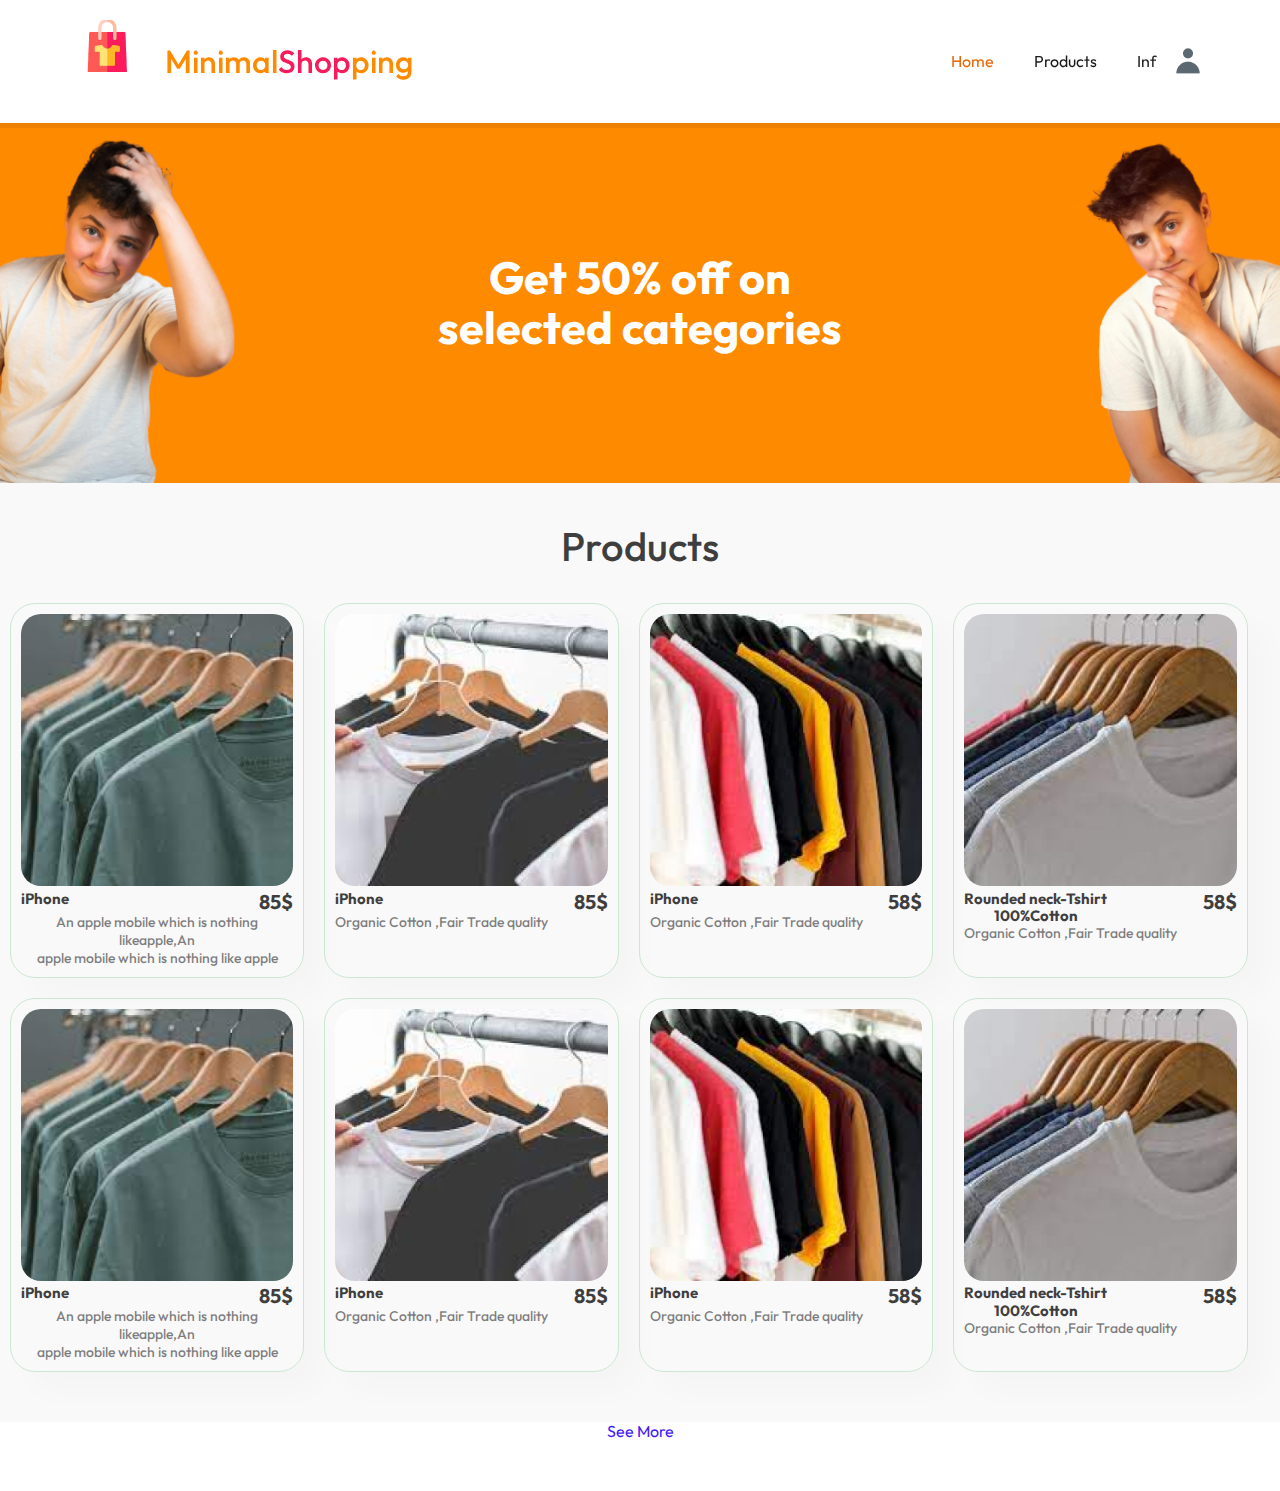
<file: index.html>
<!DOCTYPE html>
<html lang="en">
<head>
    <meta charset="UTF-8">
    <meta http-equiv="X-UA-Compatible" content="IE=edge">
    <meta name="viewport" content="width=device-width, initial-scale=1.0">
    <title> E-commerce platform </title>
    <link rel="stylesheet" href="css/shop.css">
    <link rel="stylesheet" href="css/normalise.css">
    <link rel="preconnect" href="https://fonts.googleapis.com">
<link rel="preconnect" href="https://fonts.gstatic.com" crossorigin>
<link href="https://fonts.googleapis.com/css2?family=Outfit:wght@100;200;400;500&display=swap" rel="stylesheet">
</head>
<body>
    <section id="header">
        <div class ="logo">
            <a href="#"><img src="photos/header/logo.png" class="logo" alt=""></a>
            <h1>Minimal<span>Shop</span>ping</h1>
        </div>
        
        <div class="head">
    
                <li><a class="active" href="index.html">Home</a></li>
                <li><a  href="products.html">Products</a></li>
                <li><a  href="inf.html">Inf</a></li>
               <img src="photos/header/Vector.png" alt="">
       </div>
            
    </section>
    <section id="home">
        <img src="photos/start/image 2.png" alt="">
        <div class="title">
            <h2>Get 50% off on<br>selected categories  </h2>
        </div>
        <img src="photos/start/image 1.png" alt="">
    </section>
    <section id="product" >
        <h3>Products</h3>
        <div class="pro-container">
            <div class="container"onclick="window.location.href='saproduct.html' ;">
                <img src="photos/products/Rectangle 4.jpg" alt="">
                <div class="datile">
                    <h4>iPhone</h4>
                    <h4><span>85$</span></h4>
                </div>
                <p>An apple mobile which is nothing likeapple,An<br>apple mobile which is nothing like apple</p>
            </div>
            <div class="container"onclick="window.location.href='sbproduct.html' ;">
                <img src="photos/products/Rectangle 5.jpg" alt="">
                <div class="datile">
                    <h4>iPhone</h4>
                    <h4><span>85$</span></h4>
                </div>
                <p>Organic Cotton ,Fair Trade quality</p>
            </div>
            <div class="container"onclick="window.location.href='sdproduct.html' ;">
                <img src="photos/products/Rectangle 6.jpg" alt="">
                <div class="datile">
                    <h4>iPhone</h4>
                    <h4> <span> 58$</span></h4>
                </div>
                <p>Organic Cotton ,Fair Trade quality</p>
            </div>
            <div class="container"onclick="window.location.href='scproduct.html' ;" >
                <img src="photos/products/Rectangle 7.jpg" alt="">
                <div class="datile">
                    <h4>Rounded neck-Tshirt<br>100%Cotton </h4>
                    <h4><span>58$</span></h4>
                </div>
                <p>Organic Cotton ,Fair Trade quality</p>
            </div>  
            <div class="container"onclick="window.location.href='saproduct.html' ;">
                <img src="photos/products/Rectangle 4.jpg" alt="">
                <div class="datile">
                    <h4>iPhone</h4>
                    <h4><span>85$</span></h4>
                </div>
                <p>An apple mobile which is nothing likeapple,An<br>apple mobile which is nothing like apple</p>
            </div>
            <div class="container"onclick="window.location.href='sbproduct.html' ;">
                <img src="photos/products/Rectangle 5.jpg" alt="">
                <div class="datile">
                    <h4>iPhone</h4>
                    <h4><span>85$</span></h4>
                </div>
                <p>Organic Cotton ,Fair Trade quality</p>
            </div>
            <div class="container"onclick="window.location.href='sdproduct.html' ;">
                <img src="photos/products/Rectangle 6.jpg" alt="">
                <div class="datile">
                    <h4>iPhone</h4>
                    <h4> <span> 58$</span></h4>
                </div>
                <p>Organic Cotton ,Fair Trade quality</p>
            </div>
            <div class="container"onclick="window.location.href='scproduct.html' ;" >
                <img src="photos/products/Rectangle 7.jpg" alt="">
                <div class="datile">
                    <h4>Rounded neck-Tshirt<br>100%Cotton </h4>
                    <h4><span>58$</span></h4>
                </div>
                <p>Organic Cotton ,Fair Trade quality</p>
            </div>  
        </div>
    </section>
    <footer id="end">
        <a href="products.html">See More</a>
    </footer>
    
</body>
</html>
</file>
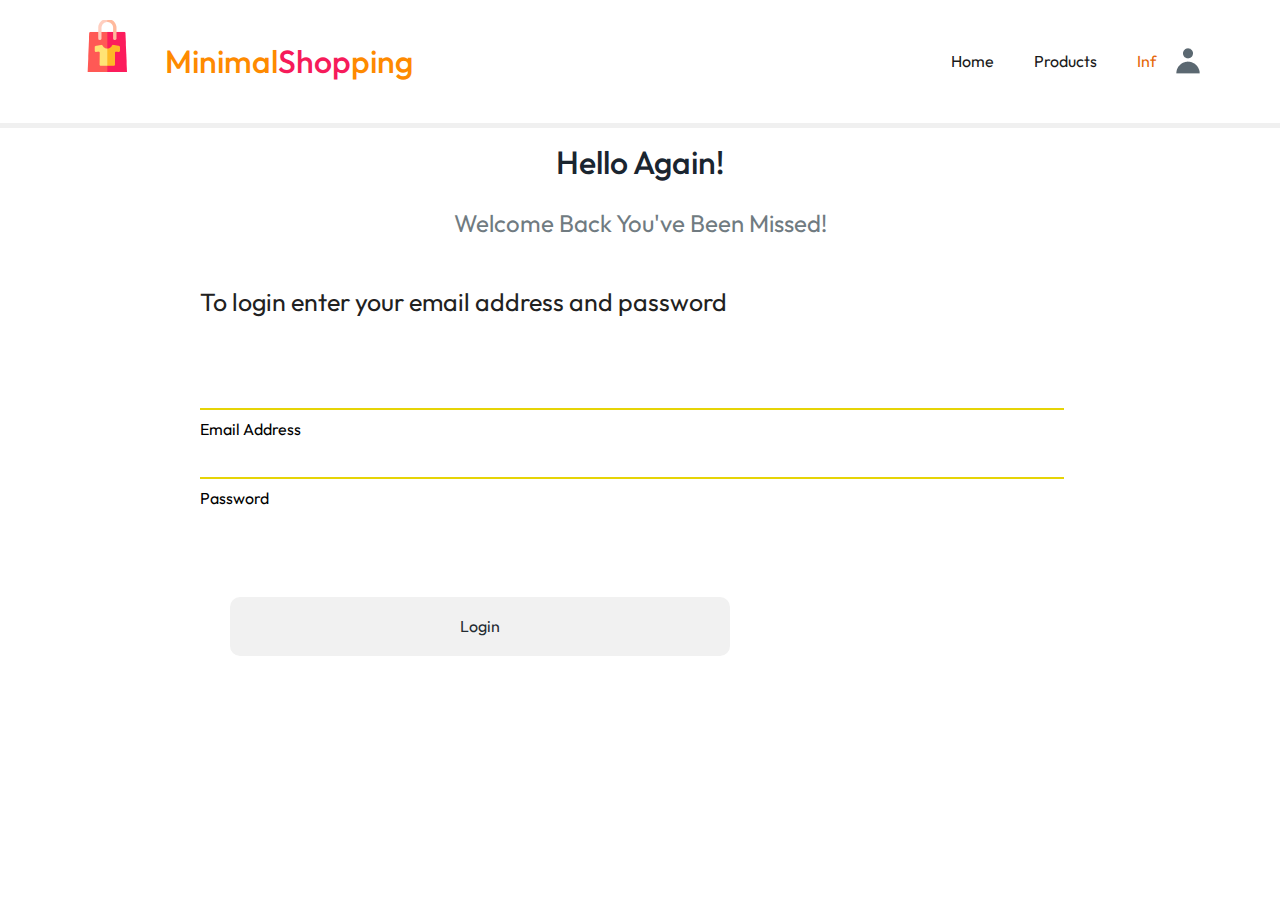
<file: inf.html>
<!DOCTYPE html>
<html lang="en">
<head>
    <meta charset="UTF-8">
    <meta http-equiv="X-UA-Compatible" content="IE=edge">
    <meta name="viewport" content="width=device-width, initial-scale=1.0">
    <title> E-commerce platform</title>
    <link rel="stylesheet" href="css/shop.css">
    <link rel="stylesheet" href="css/normalise.css">
    <link rel="preconnect" href="https://fonts.googleapis.com">
<link rel="preconnect" href="https://fonts.gstatic.com" crossorigin>
<link href="https://fonts.googleapis.com/css2?family=Outfit:wght@100;200;400;500&display=swap" rel="stylesheet">
</head>
<body>
    <section id="header">
        <div class ="logo">
            <a href="#"><img src="photos/header/logo.png" class="logo" alt=""></a>
            <h1>Minimal<span>Shop</span>ping</h1>
        </div>
        
        <div class="head">
    
                <li><a  href="index.html">Home</a></li>
                <li><a  href="products.html">Products</a></li>
                <li><a class="active" href="inf.html">Inf</a></li>
               <img src="photos/header/Vector.png" alt="">
       </div>
            
    </section>
    <section id="inform">
        <div class="first">
            <h1>Hello Again!</h1>
            <h2>Welcome Back You've Been Missed!</h2>
        </div>
            <form>
                <p>To login enter your email address and password</p>
                <div class="form">
                    <input type="text" name=""  required="required" >
                <span>Email Address</span>
                <input type="text" name=""  required="required" >
                <span>Password</span>
                </div>
                
            </form>
        
        <div class="add">
            <a href="#">Login</a>
        </div>

    </section>
</body>
</html>
</file>
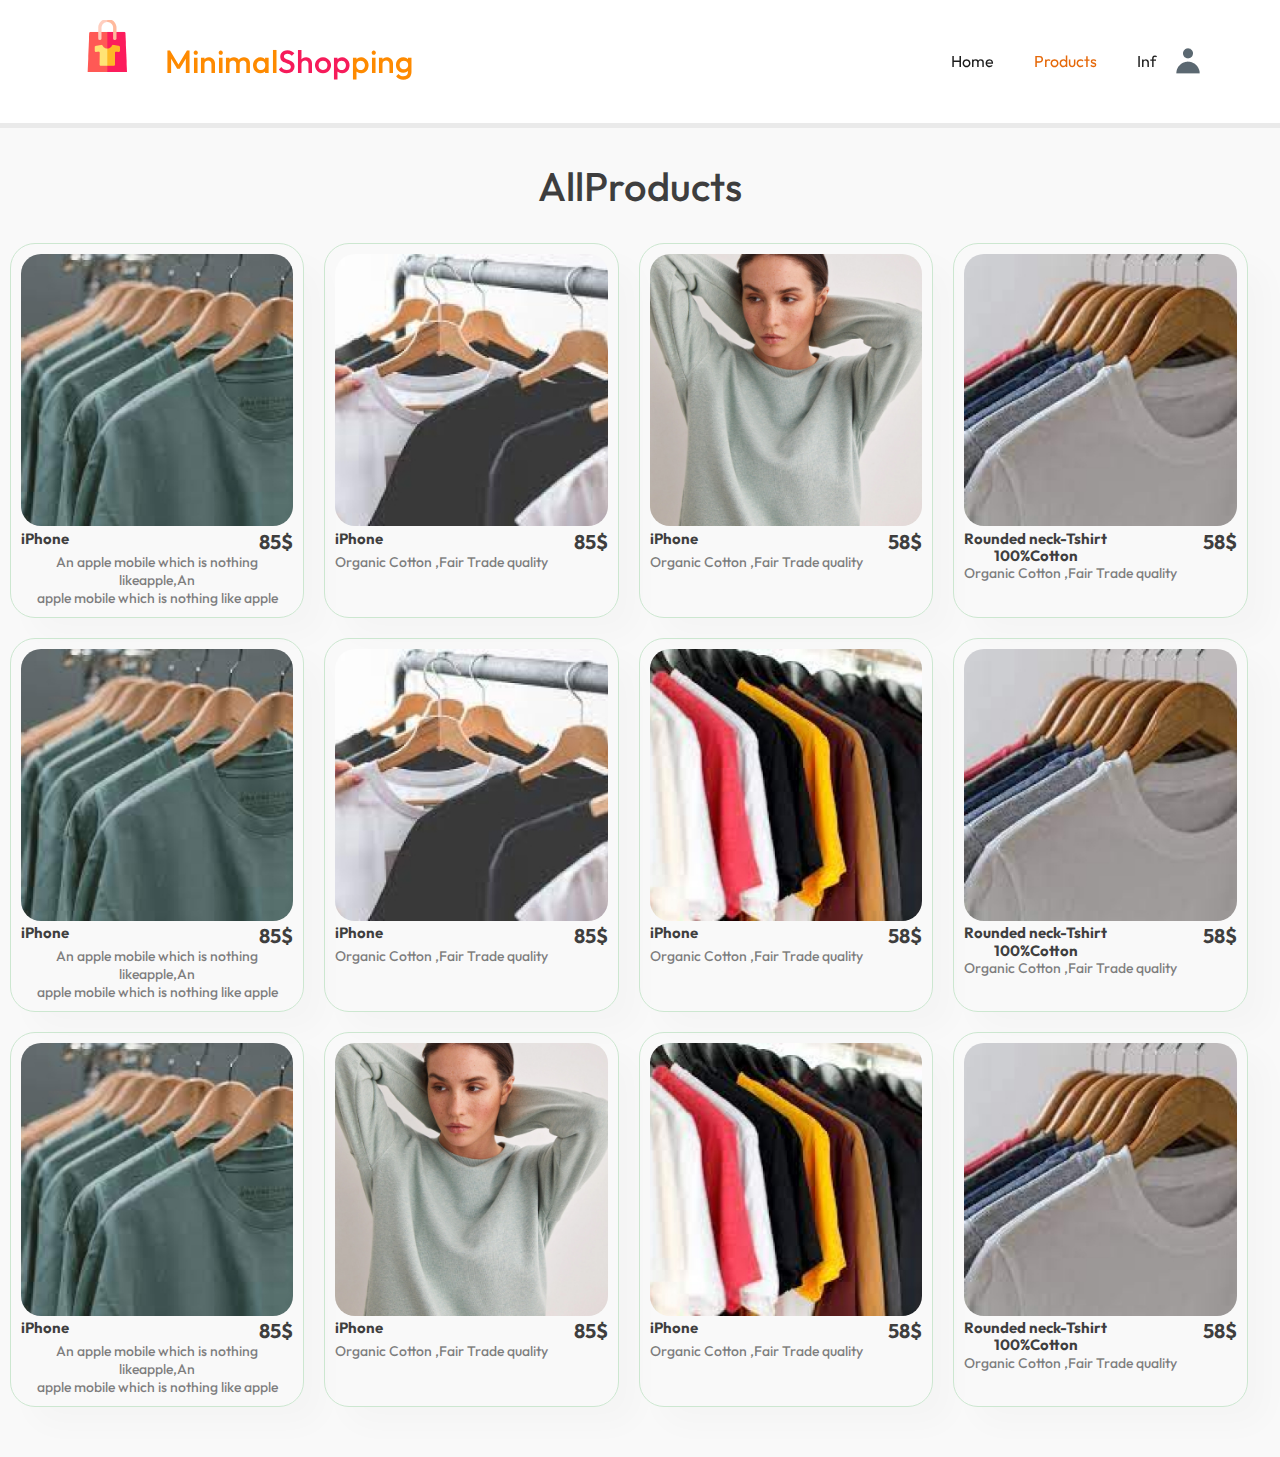
<file: products.html>
<!DOCTYPE html>
<html lang="en">
<head>
    <meta charset="UTF-8">
    <meta http-equiv="X-UA-Compatible" content="IE=edge">
    <meta name="viewport" content="width=device-width, initial-scale=1.0">
    <title>E-commerce platform</title>
    <link rel="stylesheet" href="css/shop.css">
    <link rel="stylesheet" href="css/normalise.css">
    <link rel="preconnect" href="https://fonts.googleapis.com">
<link rel="preconnect" href="https://fonts.gstatic.com" crossorigin>
<link href="https://fonts.googleapis.com/css2?family=Outfit:wght@100;200;400;500&display=swap" rel="stylesheet">
</head>
<body>
    <section id="header">
        <div class ="logo">
            <a href="#"><img src="photos/header/logo.png" class="logo" alt=""></a>
            <h1>Minimal<span>Shop</span>ping</h1>
        </div>
        
        <div class="head">
    
                <li><a  href="index.html">Home</a></li>
                <li><a class="active" href="products.html">Products</a></li>
                <li><a  href="inf.html">Inf</a></li>
               <img src="photos/header/Vector.png" alt="">
       </div>
    </section>
    <section id="product" >
        <h3> AllProducts</h3>
        <div class="pro-container">
            <div class="container"onclick="window.location.href='saproduct.html' ;" >
                <img src="photos/products/Rectangle 4.jpg" alt="">
                <div class="datile">
                    <h4>iPhone</h4>
                    <h4><span>85$</span></h4>
                </div>
                <p>An apple mobile which is nothing likeapple,An<br>apple mobile which is nothing like apple</p>
            </div>
            <div class="container"onclick="window.location.href='sbproduct.html' ;" >
                <img src="photos/products/Rectangle 5.jpg" alt="">
                <div class="datile">
                    <h4>iPhone</h4>
                    <h4><span>85$</span></h4>
                </div>
                <p>Organic Cotton ,Fair Trade quality</p>
            </div>
            <div class="container" onclick="window.location.href='sproduct.html' ;">
                <img src="photos/products/image 18.jpg" alt="">
                <div class="datile">
                    <h4>iPhone</h4>
                    <h4> <span> 58$</span></h4>
                </div>
                <p>Organic Cotton ,Fair Trade quality</p>
            </div>
            <div class="container"onclick="window.location.href='scproduct.html' ;" >
                <img src="photos/products/Rectangle 7.jpg" alt="">
                <div class="datile">
                    <h4>Rounded neck-Tshirt<br>100%Cotton </h4>
                    <h4><span>58$</span></h4>
                </div>
                <p>Organic Cotton ,Fair Trade quality</p>
            </div>  
            <div class="container"onclick="window.location.href='saproduct.html' ;">
                <img src="photos/products/Rectangle 4.jpg" alt="">
                <div class="datile">
                    <h4>iPhone</h4>
                    <h4><span>85$</span></h4>
                </div>
                <p>An apple mobile which is nothing likeapple,An<br>apple mobile which is nothing like apple</p>
            </div>
            <div class="container"onclick="window.location.href='sbproduct.html' ;" >
                <img src="photos/products/Rectangle 5.jpg" alt="">
                <div class="datile">
                    <h4>iPhone</h4>
                    <h4><span>85$</span></h4>
                </div>
                <p>Organic Cotton ,Fair Trade quality</p>
            </div>
            <div class="container"onclick="window.location.href='sdproduct.html' ;" >
                <img src="photos/products/Rectangle 6.jpg" alt="">
                <div class="datile">
                    <h4>iPhone</h4>
                    <h4> <span> 58$</span></h4>
                </div>
                <p>Organic Cotton ,Fair Trade quality</p>
            </div>
            <div class="container"onclick="window.location.href='scproduct.html' ;">
                <img src="photos/products/Rectangle 7.jpg" alt="">
                <div class="datile">
                    <h4>Rounded neck-Tshirt<br>100%Cotton </h4>
                    <h4><span>58$</span></h4>
                </div>
                <p>Organic Cotton ,Fair Trade quality</p>
            </div>  
            <div class="container"onclick="window.location.href='saproduct.html' ;">
                <img src="photos/products/Rectangle 4.jpg" alt="">
                <div class="datile">
                    <h4>iPhone</h4>
                    <h4><span>85$</span></h4>
                </div>
                <p>An apple mobile which is nothing likeapple,An<br>apple mobile which is nothing like apple</p>
            </div>
            <div class="container"onclick="window.location.href='sproduct.html' ;">
                <img src="photos/products/image 18.jpg" alt="">
                <div class="datile">
                    <h4>iPhone</h4>
                    <h4><span>85$</span></h4>
                </div>
                <p>Organic Cotton ,Fair Trade quality</p>
            </div>
            <div class="container"onclick="window.location.href='sdproduct.html' ;">
                <img src="photos/products/Rectangle 6.jpg" alt="">
                <div class="datile">
                    <h4>iPhone</h4>
                    <h4> <span> 58$</span></h4>
                </div>
                <p>Organic Cotton ,Fair Trade quality</p>
            </div>
            <div class="container"onclick="window.location.href='scproduct.html' ;">
                <img src="photos/products/Rectangle 7.jpg" alt="">
                <div class="datile">
                    <h4>Rounded neck-Tshirt<br>100%Cotton </h4>
                    <h4><span>58$</span></h4>
                </div>
                <p>Organic Cotton ,Fair Trade quality</p>
            </div>  
        </div>
    </section>
</body>
</html>
</file>
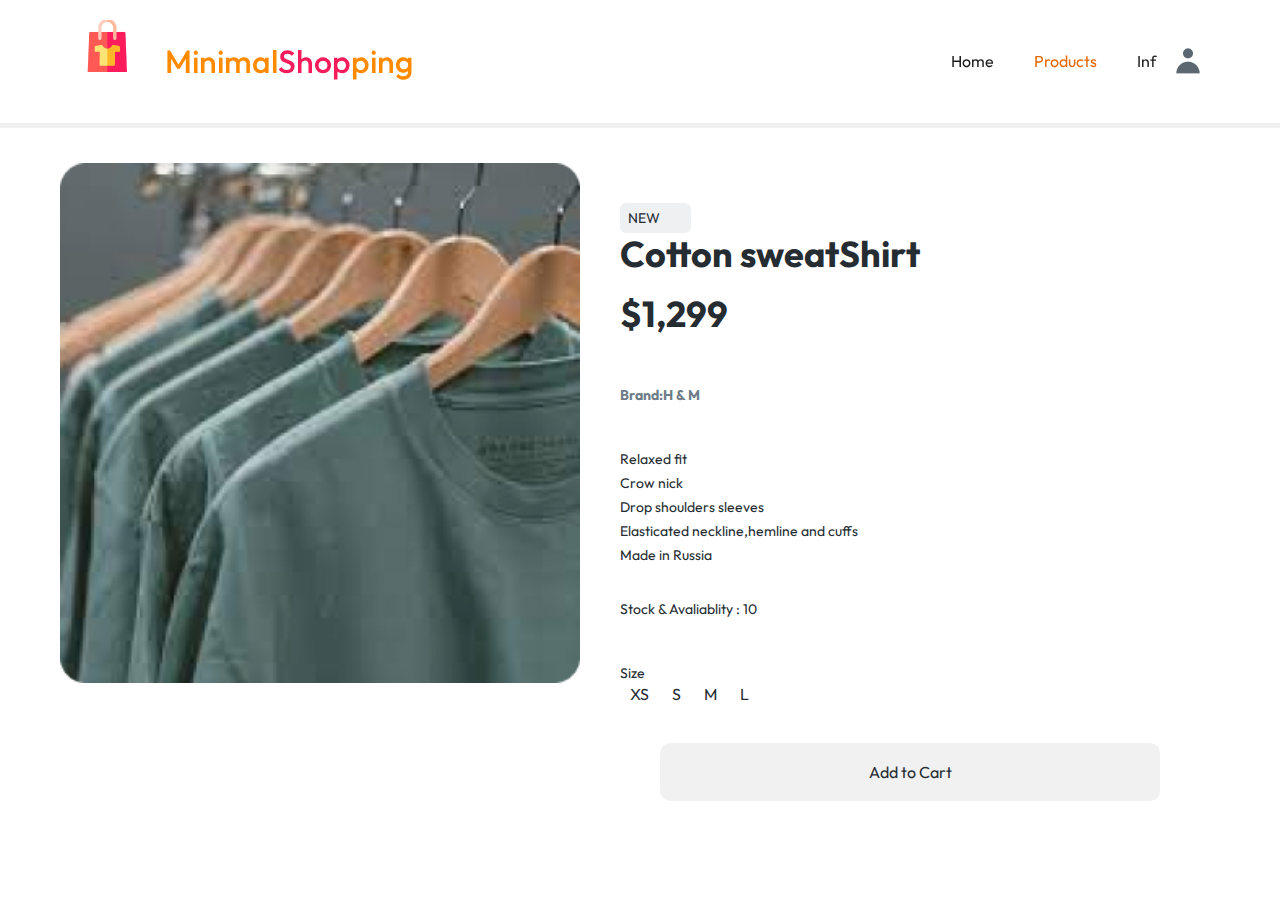
<file: saproduct.html>
<!DOCTYPE html>
<html lang="en">
<head>
    <meta charset="UTF-8">
    <meta http-equiv="X-UA-Compatible" content="IE=edge">
    <meta name="viewport" content="width=device-width, initial-scale=1.0">
    <title>E-commerce platform</title>
    <link rel="stylesheet" href="css/shop.css">
    <link rel="stylesheet" href="css/normalise.css">
    <link rel="preconnect" href="https://fonts.googleapis.com">
<link rel="preconnect" href="https://fonts.gstatic.com" crossorigin>
<link href="https://fonts.googleapis.com/css2?family=Outfit:wght@100;200;400;500&display=swap" rel="stylesheet">
</head>
<body>
    <section id="header">
        <div class ="logo">
            <a href="#"><img src="photos/header/logo.png" class="logo" alt=""></a>
            <h1>Minimal<span>Shop</span>ping</h1>
        </div>
        
        <div class="head">
    
                <li><a  href="index.html">Home</a></li>
                <li><a class="active" href="products.html">Products</a></li>
                <li><a  href="inf.html">Inf</a></li>
               <img src="photos/header/Vector.png" alt="">
       </div>
    </section>
    <section id="prodetails">
        <div class="singlepic">
            <img src="photos/products/Rectangle 4.jpg" width="100%" alt="">
        </div>
        <div class="information">
            <p id="line">NEW</p>
            <h5>Cotton sweatShirt</h5>
            <h5>$1,299</h5>
            <h6>Brand:H & M</h6>
            <P>Relaxed fit <br> Crow nick <br> Drop shoulders sleeves<br>Elasticated neckline,hemline and cuffs<br>Made in Russia<br></P>
               <p class="avaliablity" >  Stock & Avaliablity : 10 <br></p>
                <p>Size</P>
              <div class="size">
                        <a href="#">XS</a>
                        <a href="#">S</a>
                        <a href="#">M</a>
                        <a href="#">L</a>
               </div>
               <div class="add">
                <a href="#">Add to Cart</a>

               </div>
        </div>
       
    </section>
    
</body>
</html>
</file>
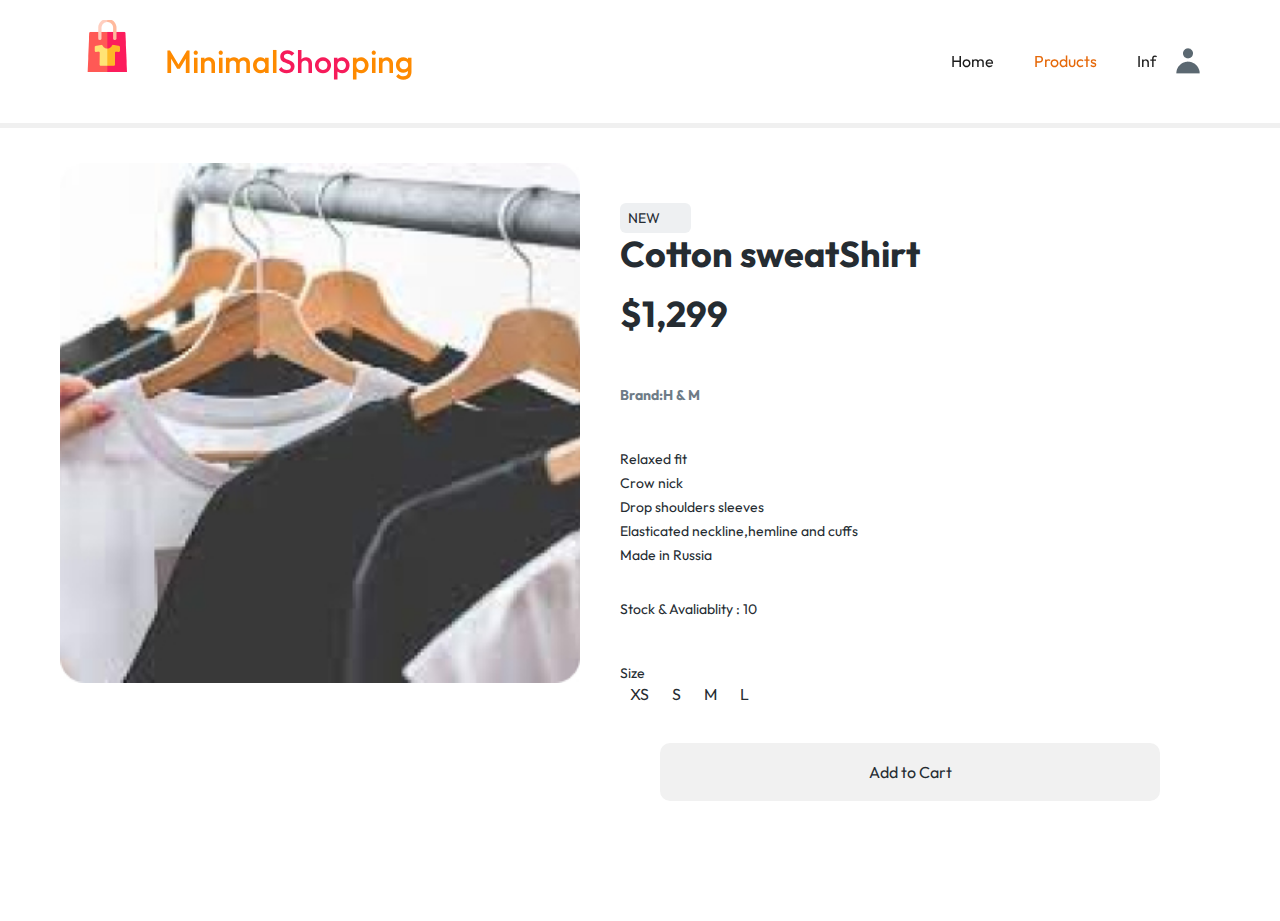
<file: sbproduct.html>
<!DOCTYPE html>
<html lang="en">
<head>
    <meta charset="UTF-8">
    <meta http-equiv="X-UA-Compatible" content="IE=edge">
    <meta name="viewport" content="width=device-width, initial-scale=1.0">
    <title>E-commerce platform</title>
    <link rel="stylesheet" href="css/shop.css">
    <link rel="stylesheet" href="css/normalise.css">
    <link rel="preconnect" href="https://fonts.googleapis.com">
<link rel="preconnect" href="https://fonts.gstatic.com" crossorigin>
<link href="https://fonts.googleapis.com/css2?family=Outfit:wght@100;200;400;500&display=swap" rel="stylesheet">
</head>
<body>
    <section id="header">
        <div class ="logo">
            <a href="#"><img src="photos/header/logo.png" class="logo" alt=""></a>
            <h1>Minimal<span>Shop</span>ping</h1>
        </div>
        
        <div class="head">
    
                <li><a  href="index.html">Home</a></li>
                <li><a class="active" href="products.html">Products</a></li>
                <li><a  href="inf.html">Inf</a></li>
               <img src="photos/header/Vector.png" alt="">
       </div>
    </section>
    <section id="prodetails">
        <div class="singlepic">
            <img src="photos/products/Rectangle 5.jpg" width="100%" alt="">
        </div>
        <div class="information">
            <p id="line">NEW</p>
            <h5>Cotton sweatShirt</h5>
            <h5>$1,299</h5>
            <h6>Brand:H & M</h6>
            <P>Relaxed fit <br> Crow nick <br> Drop shoulders sleeves<br>Elasticated neckline,hemline and cuffs<br>Made in Russia<br></P>
               <p class="avaliablity" >  Stock & Avaliablity : 10 <br></p>
                <p>Size</P>
              <div class="size">
                        <a href="#">XS</a>
                        <a href="#">S</a>
                        <a href="#">M</a>
                        <a href="#">L</a>
               </div>
               <div class="add">
                <a href="#">Add to Cart</a>

               </div>
        </div>
       
    </section>
    
</body>
</html>
</file>
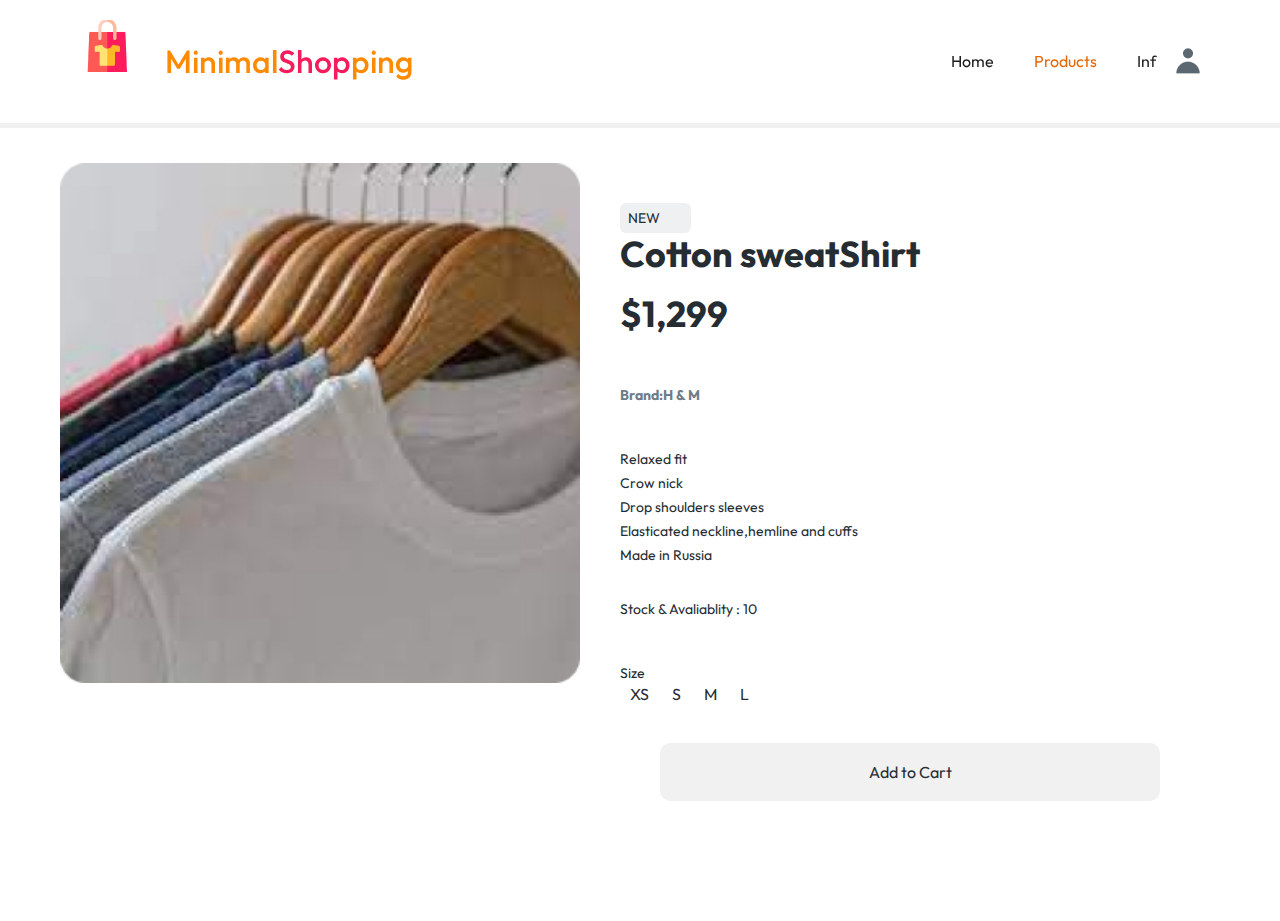
<file: scproduct.html>
<!DOCTYPE html>
<html lang="en">
<head>
    <meta charset="UTF-8">
    <meta http-equiv="X-UA-Compatible" content="IE=edge">
    <meta name="viewport" content="width=device-width, initial-scale=1.0">
    <title>E-commerce platform</title>
    <link rel="stylesheet" href="css/shop.css">
    <link rel="stylesheet" href="css/normalise.css">
    <link rel="preconnect" href="https://fonts.googleapis.com">
<link rel="preconnect" href="https://fonts.gstatic.com" crossorigin>
<link href="https://fonts.googleapis.com/css2?family=Outfit:wght@100;200;400;500&display=swap" rel="stylesheet">
</head>
<body>
    <section id="header">
        <div class ="logo">
            <a href="#"><img src="photos/header/logo.png" class="logo" alt=""></a>
            <h1>Minimal<span>Shop</span>ping</h1>
        </div>
        
        <div class="head">
    
                <li><a  href="index.html">Home</a></li>
                <li><a class="active" href="products.html">Products</a></li>
                <li><a  href="inf.html">Inf</a></li>
               <img src="photos/header/Vector.png" alt="">
       </div>
    </section>
    <section id="prodetails">
        <div class="singlepic">
            <img src="photos/products/Rectangle 7.jpg" width="100%" alt="">
        </div>
        <div class="information">
            <p id="line">NEW</p>
            <h5>Cotton sweatShirt</h5>
            <h5>$1,299</h5>
            <h6>Brand:H & M</h6>
            <P>Relaxed fit <br> Crow nick <br> Drop shoulders sleeves<br>Elasticated neckline,hemline and cuffs<br>Made in Russia<br></P>
               <p class="avaliablity" >  Stock & Avaliablity : 10 <br></p>
                <p>Size</P>
              <div class="size">
                        <a href="#">XS</a>
                        <a href="#">S</a>
                        <a href="#">M</a>
                        <a href="#">L</a>
               </div>
               <div class="add">
                <a href="#">Add to Cart</a>

               </div>
        </div>
       
    </section>
    
</body>
</html>
</file>
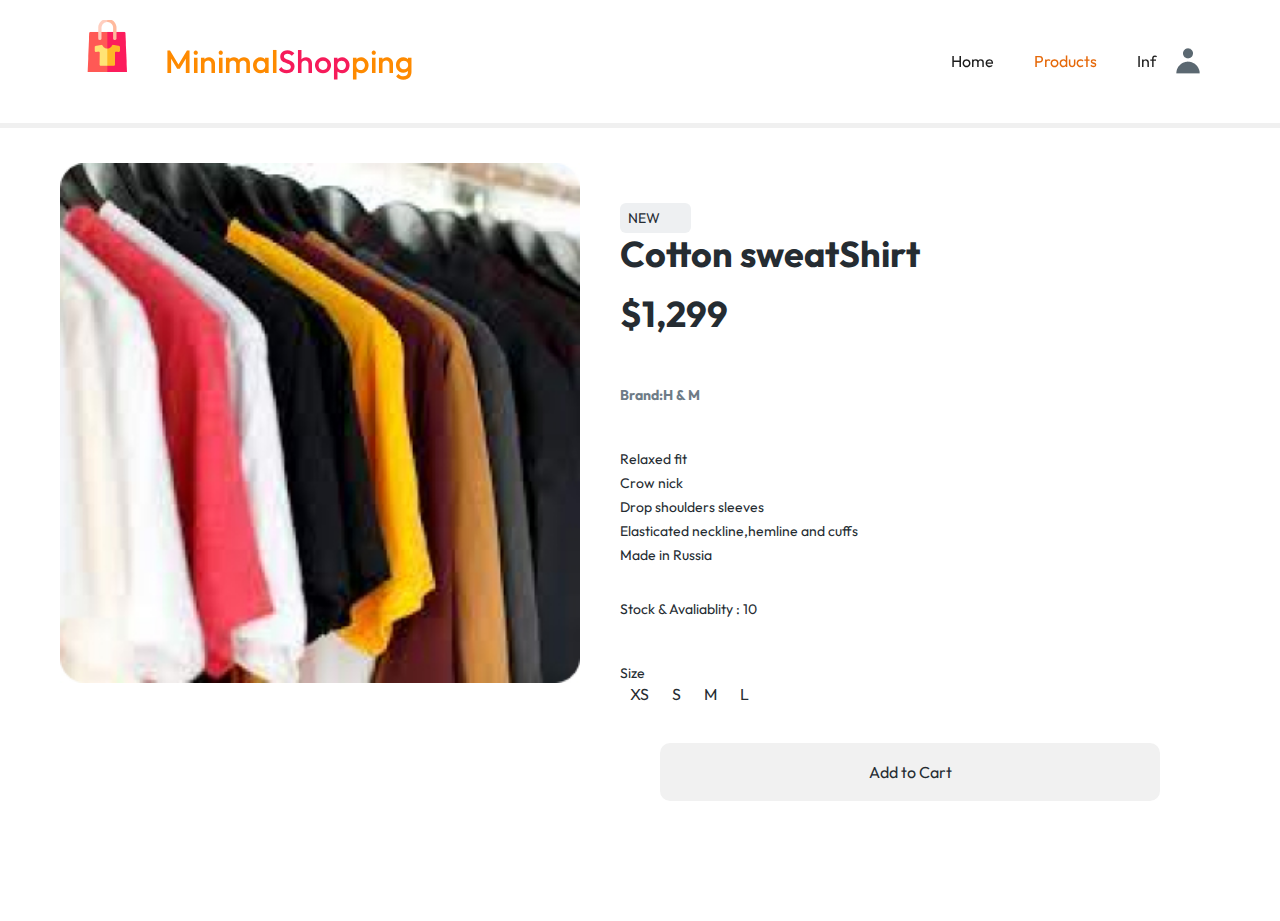
<file: sdproduct.html>
<!DOCTYPE html>
<html lang="en">
<head>
    <meta charset="UTF-8">
    <meta http-equiv="X-UA-Compatible" content="IE=edge">
    <meta name="viewport" content="width=device-width, initial-scale=1.0">
    <title>E-commerce platform</title>
    <link rel="stylesheet" href="css/shop.css">
    <link rel="stylesheet" href="css/normalise.css">
    <link rel="preconnect" href="https://fonts.googleapis.com">
<link rel="preconnect" href="https://fonts.gstatic.com" crossorigin>
<link href="https://fonts.googleapis.com/css2?family=Outfit:wght@100;200;400;500&display=swap" rel="stylesheet">
</head>
<body>
    <section id="header">
        <div class ="logo">
            <a href="#"><img src="photos/header/logo.png" class="logo" alt=""></a>
            <h1>Minimal<span>Shop</span>ping</h1>
        </div>
        
        <div class="head">
    
                <li><a  href="index.html">Home</a></li>
                <li><a class="active" href="products.html">Products</a></li>
                <li><a  href="inf.html">Inf</a></li>
               <img src="photos/header/Vector.png" alt="">
       </div>
    </section>
    <section id="prodetails">
        <div class="singlepic">
            <img src="photos/products/Rectangle 6.jpg" width="100%" alt="">
        </div>
        <div class="information">
            <p id="line">NEW</p>
            <h5>Cotton sweatShirt</h5>
            <h5>$1,299</h5>
            <h6>Brand:H & M</h6>
            <P>Relaxed fit <br> Crow nick <br> Drop shoulders sleeves<br>Elasticated neckline,hemline and cuffs<br>Made in Russia<br></P>
               <p class="avaliablity" >  Stock & Avaliablity : 10 <br></p>
                <p>Size</P>
              <div class="size">
                        <a href="#">XS</a>
                        <a href="#">S</a>
                        <a href="#">M</a>
                        <a href="#">L</a>
               </div>
               <div class="add">
                <a href="#">Add to Cart</a>

               </div>
        </div>
       
    </section>
    
</body>
</html>
</file>
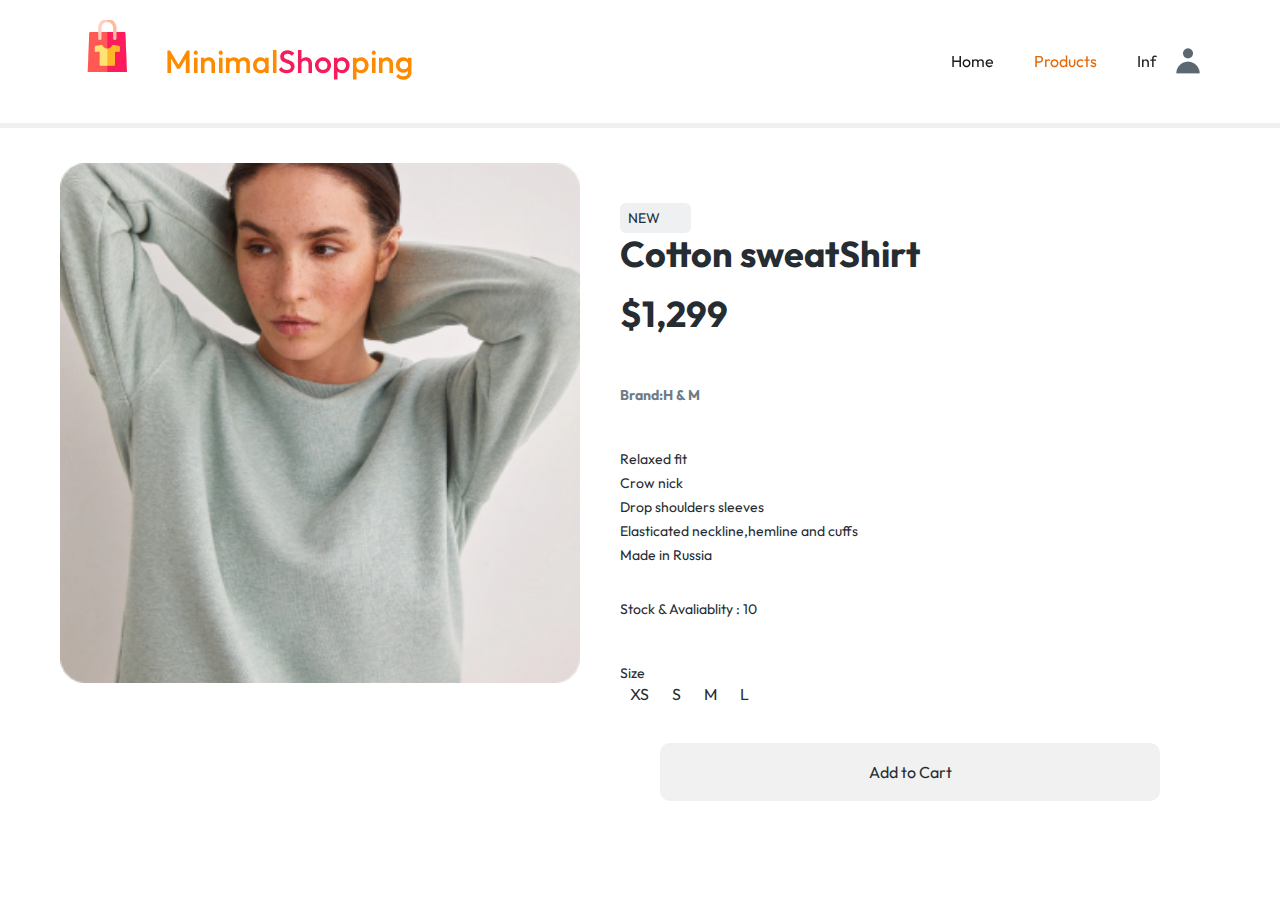
<file: sproduct.html>
<!DOCTYPE html>
<html lang="en">
<head>
    <meta charset="UTF-8">
    <meta http-equiv="X-UA-Compatible" content="IE=edge">
    <meta name="viewport" content="width=device-width, initial-scale=1.0">
    <title>E-commerce platform</title>
    <link rel="stylesheet" href="css/shop.css">
    <link rel="stylesheet" href="css/normalise.css">
    <link rel="preconnect" href="https://fonts.googleapis.com">
<link rel="preconnect" href="https://fonts.gstatic.com" crossorigin>
<link href="https://fonts.googleapis.com/css2?family=Outfit:wght@100;200;400;500&display=swap" rel="stylesheet">
</head>
<body>
    <section id="header">
        <div class ="logo">
            <a href="#"><img src="photos/header/logo.png" class="logo" alt=""></a>
            <h1>Minimal<span>Shop</span>ping</h1>
        </div>
        
        <div class="head">
    
                <li><a  href="index.html">Home</a></li>
                <li><a class="active" href="products.html">Products</a></li>
                <li><a  href="inf.html">Inf</a></li>
               <img src="photos/header/Vector.png" alt="">
       </div>
    </section>
    <section id="prodetails">
        <div class="singlepic">
            <img src="photos/products/image 18.jpg" width="100%" alt="">
        </div>
        <div class="information">
            <p id="line">NEW</p>
            <h5>Cotton sweatShirt</h5>
            <h5>$1,299</h5>
            <h6>Brand:H & M</h6>
            <P>Relaxed fit <br> Crow nick <br> Drop shoulders sleeves<br>Elasticated neckline,hemline and cuffs<br>Made in Russia<br></P>
               <p class="avaliablity" >  Stock & Avaliablity : 10 <br></p>
                <p>Size</P>
              <div class="size">
                        <a href="#">XS</a>
                        <a href="#">S</a>
                        <a href="#">M</a>
                        <a href="#">L</a>
               </div>
               <div class="add">
                <a href="#">Add to Cart</a>

               </div>
        </div>
       
    </section>
    
</body>
</html>
</file>
<file: css/shop.css>
*{
    -webkit-box-sizing: border-box;
    -moz-box-sizing: border-box;
    box-sizing: border-box;
    margin: 0;
    padding: 0;
    font-family: 'Outfit', sans-serif;
}
body{
    width: 100%;
}
#header{
    display: flex;
    flex-wrap: wrap;
    align-items: center;
    justify-content: space-between;
    padding: 20px 80px;
    background-color: white;
    box-shadow: 0 5px rgba(0, 0, 0, 0.06);
    z-index: 999;
    position: sticky;
    top: 0;
    left: 0;
}

.logo{
    display: flex;
    flex-direction: row;
}
.logo h1{
    padding: 0 30px;
    font-weight: 500;
    font-size: 32px;
    line-height: 40px;
    color: #FE8A00;
}
.logo span{
    color: #F61B5A;
}
.head{
    display: flex;
    align-items: center;
    justify-content: center;
}
.head li{
    list-style: none;
    padding: 0 20px;
}

.head li a{
    text-decoration: none;
    font-size: 16px;
    font-weight: 600px;
    color: #1a1a1a;
    transition: 0.3s ease;
}
.head li a:hover,
.head li a.active {
    color: #e56809;
}

@media(max-width:780px){
    #header{
        display: flex;
        flex-wrap: nowrap;
    }
    #header h1{
        padding: 0px;
    }

}
#home{
    
    text-align: center;
    display: flex;
    flex-direction: row;
    justify-content: space-between;
    background-image: url(../photos/start/ad.jpg);
    height: 360px;
    width: 100%;

}
#home .title{ 
    display: flex;
   align-items: center;
font-size: 30px;
line-height: 50px;
color: #FFFFFF;
}

#product{
    padding: 40px 0px;
    text-align: center;
    background-color: #F9F9F9;
}
#product h3{
height: 70px;
font-family: 'Outfit';
font-style: normal;
font-weight: 500;
font-size: 40px;
color: rgba(0, 0, 0, 0.75);

}
#product .pro-container{
    display: flex;
    flex-direction: row;
    flex-wrap: wrap;
}
#product .container{
width: 23%;
min-width: 250px;
padding: 10px ;
border: 1px solid #cce7d0;
border-radius: 25px;
cursor: pointer;
box-shadow: 20px 20px 30px rgba(0,0, 0, 0.02);
margin: 10px;
transition: 0.2s ease;
}
#product .container:hover{
    box-shadow: 20px 20px 30px rgba(0,0, 0, 0.06);
}
#product .container img{
    width: 100%;
    border-radius: 20px;
}
#product .container .datile {
 display: flex;
 justify-content: space-between;
 font-family: 'Outfit';
 font-style: normal;
 font-weight: 500;
 font-size: 15px;
 text-align: center;

color: rgba(0, 0, 0, 0.75);
}
#product .container p{ 
 display: flex;
  justify-content: flex-start; 

 font-family: 'Outfit';
 font-style: normal;
 font-weight: 500;
 font-size: 14px;
 line-height: 18px;
 color: rgba(0, 0, 0, 0.5);
}
#product .container span{
    font-size: 20px;
}
@media(max-width:1023px){
    #product .container{
        margin: 5px;
    }
}
@media(max-width:780px){
    #product .container{
        margin: 25px;
    }
}
#prodetails{
    display: flex;
    flex-direction: row;
    padding: 40px ;
}
#prodetails .singlepic{
    width: 50%;
    border-radius: 0%;
   padding-left: 20px;
} 
#prodetails .information{
   padding: 40px;
    display: flex;
    flex-direction: column;
}
#end{
    display: flex;
    justify-content: center;
    justify-items: center;
    margin-bottom: 50px;
}
#end a{
    text-decoration: none;
    font-size: 16px;
    color: #431bf6;
    
}
#end a:hover{
    color: #F61B5A;

}
#line{
   display:  flex;
flex-direction: row;
align-items: center;
padding: 0px 8px;

width: 70.59px;
height: 29.83px;


background: #EEF0F2;
border-radius: 6px;
}
#prodetails .information h5{
height: 60px;
font-size: 36px;
color: #252C32;

}
#prodetails .information h6{
 padding-top: 30px;   
 padding-bottom: 40px;
font-size: 14px;
line-height: 24px;
color: #6E7C87;


}
#prodetails .information p{
font-size: 14px;
line-height: 24px;

color: #252C32;
}
#prodetails .avaliablity{
padding: 30px 0px 40px 0px;
}
#prodetails.size{
    text-align: center;
}
.size a{
    text-decoration: none;
    padding: 10px;
    border-radius: 4px;
    color: #252C32
}
.add{
    margin: 40px;
    padding: 20px;
    background-color: #F1F1F1;
    text-align: center;
    border-radius: 10px;
    width: 500px;
}
.add a{
    text-align: center;
    text-decoration: none;
    color: #252C32;
   
}
.add a:hover{
    color: red;
}
@media(max-width:1023px){
   #prodetails{
    display: flex;
    flex-direction: column;
    align-items: center;
   }
}
#inform{
    display: flex;
    flex-direction: column;

}
#inform h1{
   
height: 45px;
font-weight: 500;
text-align: center;
color: #1A2530;

}
#inform h2{
  
font-weight: 400;
line-height: 24px;
text-align: center;
color: #707B81;

}


#inform .form{
    display: flex;
    flex-direction: column;

}
#inform p{
padding: 50px 0px;
margin-left: 200px;
font-size: 25px;
line-height: 140%;
display: flex;
justify-content: flex-start;
align-items: center;
color:#212121 ;

}

#inform .form{
margin-left: 200px;
}
#inform .form input{
    width: 80%;
    padding: 5px 0px;
    font-size: 16px;
    margin: 10px 0px;
    border: none;
border-bottom: 2px solid #e6d406  ;
    outline: none;

}
#inform .form input:hover{
    border-bottom: 2px solid #1a1a1a;

}
#inform .add{
    display: flex;
    justify-content: center;
    align-items: center;
    margin: 90px  500px;
}
@media(max-width:71023px){
    #inform .add{
        margin: 90px  230px;
    }
}
@media(max-width:780px){
    #inform .add{
        margin: 90px  160px;
    }
}
</file>
<file: css/normalise.css>
/*! normalize.css v8.0.1 | MIT License | github.com/necolas/normalize.css */

/* Document
   ========================================================================== */

/**
 * 1. Correct the line height in all browsers.
 * 2. Prevent adjustments of font size after orientation changes in iOS.
 */

 html {
    line-height: 1.15; /* 1 */
    -webkit-text-size-adjust: 100%; /* 2 */
  }
  
  /* Sections
     ========================================================================== */
  
  /**
   * Remove the margin in all browsers.
   */
  
  body {
    margin: 0;
  }
  
  /**
   * Render the `main` element consistently in IE.
   */
  
  main {
    display: block;
  }
  
  /**
   * Correct the font size and margin on `h1` elements within `section` and
   * `article` contexts in Chrome, Firefox, and Safari.
   */
  
  h1 {
    font-size: 2em;
    margin: 0.67em 0;
  }
  
  /* Grouping content
     ========================================================================== */
  
  /**
   * 1. Add the correct box sizing in Firefox.
   * 2. Show the overflow in Edge and IE.
   */
  
  hr {
    box-sizing: content-box; /* 1 */
    height: 0; /* 1 */
    overflow: visible; /* 2 */
  }
  
  /**
   * 1. Correct the inheritance and scaling of font size in all browsers.
   * 2. Correct the odd `em` font sizing in all browsers.
   */
  
  pre {
    font-family: monospace, monospace; /* 1 */
    font-size: 1em; /* 2 */
  }
  
  /* Text-level semantics
     ========================================================================== */
  
  /**
   * Remove the gray background on active links in IE 10.
   */
  
  a {
    background-color: transparent;
  }
  
  /**
   * 1. Remove the bottom border in Chrome 57-
   * 2. Add the correct text decoration in Chrome, Edge, IE, Opera, and Safari.
   */
  
  abbr[title] {
    border-bottom: none; /* 1 */
    text-decoration: underline; /* 2 */
    text-decoration: underline dotted; /* 2 */
  }
  
  /**
   * Add the correct font weight in Chrome, Edge, and Safari.
   */
  
  b,
  strong {
    font-weight: bolder;
  }
  
  /**
   * 1. Correct the inheritance and scaling of font size in all browsers.
   * 2. Correct the odd `em` font sizing in all browsers.
   */
  
  code,
  kbd,
  samp {
    font-family: monospace, monospace; /* 1 */
    font-size: 1em; /* 2 */
  }
  
  /**
   * Add the correct font size in all browsers.
   */
  
  small {
    font-size: 80%;
  }
  
  /**
   * Prevent `sub` and `sup` elements from affecting the line height in
   * all browsers.
   */
  
  sub,
  sup {
    font-size: 75%;
    line-height: 0;
    position: relative;
    vertical-align: baseline;
  }
  
  sub {
    bottom: -0.25em;
  }
  
  sup {
    top: -0.5em;
  }
  
  /* Embedded content
     ========================================================================== */
  
  /**
   * Remove the border on images inside links in IE 10.
   */
  
  img {
    border-style: none;
  }
  
  /* Forms
     ========================================================================== */
  
  /**
   * 1. Change the font styles in all browsers.
   * 2. Remove the margin in Firefox and Safari.
   */
  
  button,
  input,
  optgroup,
  select,
  textarea {
    font-family: inherit; /* 1 */
    font-size: 100%; /* 1 */
    line-height: 1.15; /* 1 */
    margin: 0; /* 2 */
  }
  
  /**
   * Show the overflow in IE.
   * 1. Show the overflow in Edge.
   */
  
  button,
  input { /* 1 */
    overflow: visible;
  }
  
  /**
   * Remove the inheritance of text transform in Edge, Firefox, and IE.
   * 1. Remove the inheritance of text transform in Firefox.
   */
  
  button,
  select { /* 1 */
    text-transform: none;
  }
  
  /**
   * Correct the inability to style clickable types in iOS and Safari.
   */
  
  button,
  [type="button"],
  [type="reset"],
  [type="submit"] {
    -webkit-appearance: button;
  }
  
  /**
   * Remove the inner border and padding in Firefox.
   */
  
  button::-moz-focus-inner,
  [type="button"]::-moz-focus-inner,
  [type="reset"]::-moz-focus-inner,
  [type="submit"]::-moz-focus-inner {
    border-style: none;
    padding: 0;
  }
  
  /**
   * Restore the focus styles unset by the previous rule.
   */
  
  button:-moz-focusring,
  [type="button"]:-moz-focusring,
  [type="reset"]:-moz-focusring,
  [type="submit"]:-moz-focusring {
    outline: 1px dotted ButtonText;
  }
  
  /**
   * Correct the padding in Firefox.
   */
  
  fieldset {
    padding: 0.35em 0.75em 0.625em;
  }
  
  /**
   * 1. Correct the text wrapping in Edge and IE.
   * 2. Correct the color inheritance from `fieldset` elements in IE.
   * 3. Remove the padding so developers are not caught out when they zero out
   *    `fieldset` elements in all browsers.
   */
  
  legend {
    box-sizing: border-box; /* 1 */
    color: inherit; /* 2 */
    display: table; /* 1 */
    max-width: 100%; /* 1 */
    padding: 0; /* 3 */
    white-space: normal; /* 1 */
  }
  
  /**
   * Add the correct vertical alignment in Chrome, Firefox, and Opera.
   */
  
  progress {
    vertical-align: baseline;
  }
  
  /**
   * Remove the default vertical scrollbar in IE 10+.
   */
  
  textarea {
    overflow: auto;
  }
  
  /**
   * 1. Add the correct box sizing in IE 10.
   * 2. Remove the padding in IE 10.
   */
  
  [type="checkbox"],
  [type="radio"] {
    box-sizing: border-box; /* 1 */
    padding: 0; /* 2 */
  }
  
  /**
   * Correct the cursor style of increment and decrement buttons in Chrome.
   */
  
  [type="number"]::-webkit-inner-spin-button,
  [type="number"]::-webkit-outer-spin-button {
    height: auto;
  }
  
  /**
   * 1. Correct the odd appearance in Chrome and Safari.
   * 2. Correct the outline style in Safari.
   */
  
  [type="search"] {
    -webkit-appearance: textfield; /* 1 */
    outline-offset: -2px; /* 2 */
  }
  
  /**
   * Remove the inner padding in Chrome and Safari on macOS.
   */
  
  [type="search"]::-webkit-search-decoration {
    -webkit-appearance: none;
  }
  
  /**
   * 1. Correct the inability to style clickable types in iOS and Safari.
   * 2. Change font properties to `inherit` in Safari.
   */
  
  ::-webkit-file-upload-button {
    -webkit-appearance: button; /* 1 */
    font: inherit; /* 2 */
  }
  
  /* Interactive
     ========================================================================== */
  
  /*
   * Add the correct display in Edge, IE 10+, and Firefox.
   */
  
  details {
    display: block;
  }
  
  /*
   * Add the correct display in all browsers.
   */
  
  summary {
    display: list-item;
  }
  
  /* Misc
     ========================================================================== */
  
  /**
   * Add the correct display in IE 10+.
   */
  
  template {
    display: none;
  }
  
  /**
   * Add the correct display in IE 10.
   */
  
  [hidden] {
    display: none;
  }
</file>
